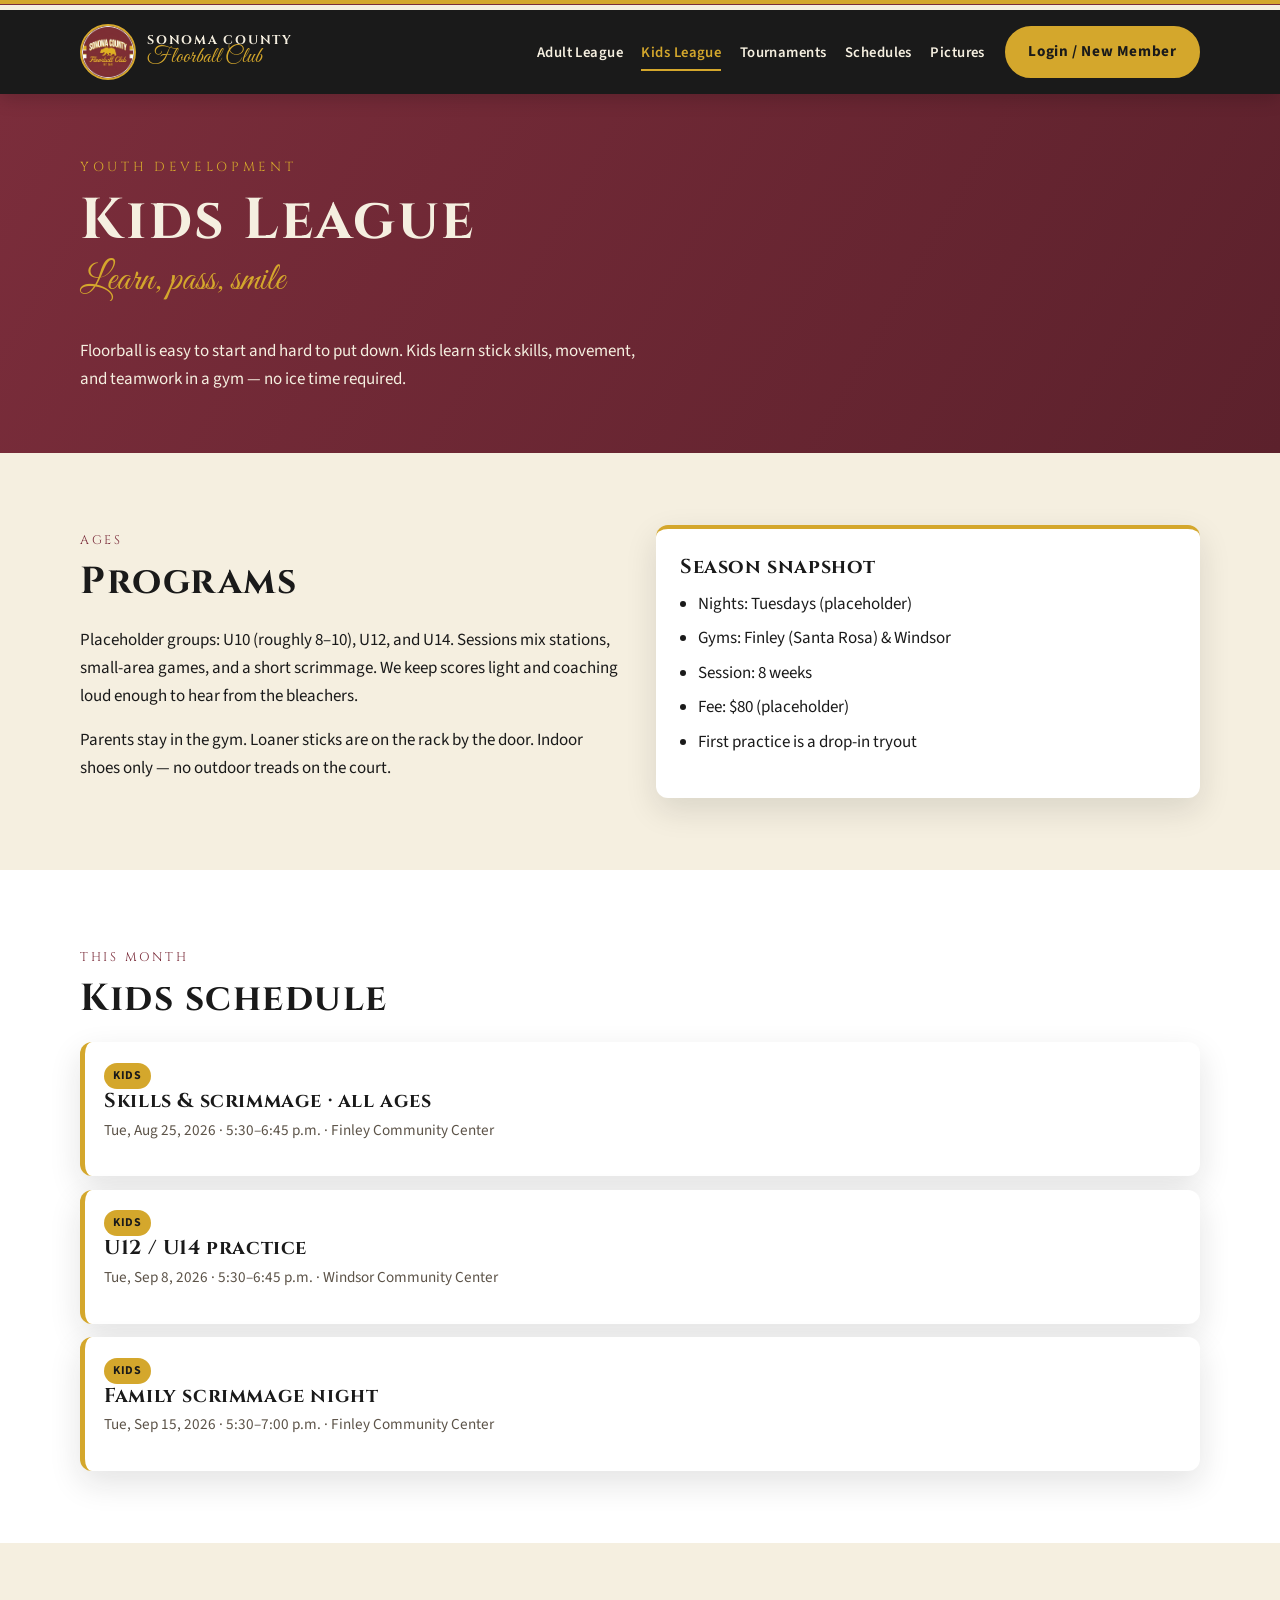
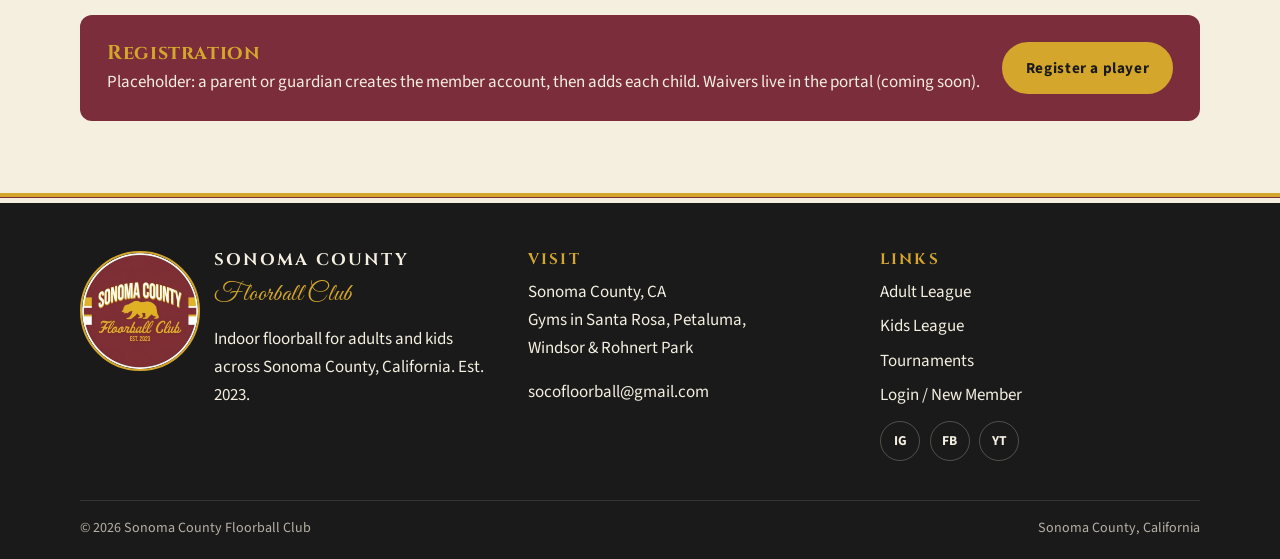
<file: kids-league.html>
<!DOCTYPE html>
<html lang="en">
<head>
  <meta charset="UTF-8">
  <meta name="viewport" content="width=device-width, initial-scale=1">
  <title>Kids League | Sonoma County Floorball Club</title>
  <meta name="description" content="Youth floorball in Sonoma County — U10, U12, and U14 practices and games.">
  <link rel="icon" href="images/logo.png" type="image/png">
  <link rel="preconnect" href="https://fonts.googleapis.com">
  <link rel="preconnect" href="https://fonts.gstatic.com" crossorigin>
  <link href="https://fonts.googleapis.com/css2?family=Cinzel:wght@600;700&family=Great+Vibes&family=Source+Sans+3:wght@400;600;700&display=swap" rel="stylesheet">
  <link rel="stylesheet" href="css/style.css">
</head>
<body>
  <a class="skip-link" href="#main">Skip to content</a>
  <header class="site-header">
    <div class="stripe-bar" aria-hidden="true"></div>
    <nav class="nav" aria-label="Primary">
      <a class="nav-brand" href="index.html">
        <img src="images/logo.png" width="56" height="56" alt="Sonoma County Floorball Club circular logo with gold bear">
        <span class="nav-brand-text">
          <span class="nav-brand-top">Sonoma County</span>
          <span class="nav-brand-script">Floorball Club</span>
        </span>
      </a>
      <button class="nav-toggle" type="button" aria-expanded="false" aria-controls="nav-menu" aria-label="Open menu">
        <span class="nav-toggle-bar"></span>
        <span class="nav-toggle-bar"></span>
        <span class="nav-toggle-bar"></span>
      </button>
      <div class="nav-panel" id="nav-menu">
        <ul class="nav-links">
          <li><a href="adult-league.html">Adult League</a></li>
          <li><a class="is-active" href="kids-league.html">Kids League</a></li>
          <li><a href="tournaments.html">Tournaments</a></li>
          <li><a href="schedules.html">Schedules</a></li>
          <li><a href="pictures.html">Pictures</a></li>
        </ul>
        <a class="btn btn-gold nav-cta" href="login.html">Login / New Member</a>
      </div>
    </nav>
  </header>

  <main id="main">
    <section class="page-hero">
      <div class="container">
        <p class="hero-kicker">Youth development</p>
        <h1>Kids League <span class="hero-script">Learn, pass, smile</span></h1>
        <p>Floorball is easy to start and hard to put down. Kids learn stick skills, movement, and teamwork in a gym — no ice time required.</p>
      </div>
    </section>

    <section class="section section--cream">
      <div class="container split">
        <div>
          <p class="section-kicker section-kicker--maroon">Ages</p>
          <h2>Programs</h2>
          <p>Placeholder groups: U10 (roughly 8–10), U12, and U14. Sessions mix stations, small-area games, and a short scrimmage. We keep scores light and coaching loud enough to hear from the bleachers.</p>
          <p>Parents stay in the gym. Loaner sticks are on the rack by the door. Indoor shoes only — no outdoor treads on the court.</p>
        </div>
        <article class="info-card">
          <h3>Season snapshot</h3>
          <ul>
            <li>Nights: Tuesdays (placeholder)</li>
            <li>Gyms: Finley (Santa Rosa) &amp; Windsor</li>
            <li>Session: 8 weeks</li>
            <li>Fee: $80 (placeholder)</li>
            <li>First practice is a drop-in tryout</li>
          </ul>
        </article>
      </div>
    </section>

    <section class="section section--white">
      <div class="container">
        <p class="section-kicker section-kicker--maroon">This month</p>
        <h2>Kids schedule</h2>
        <div class="schedule-cards" style="display: block;">
          <article class="event-card">
            <span class="badge badge-kids">Kids</span>
            <h3>Skills &amp; scrimmage · all ages</h3>
            <p class="event-meta">Tue, Aug 25, 2026 · 5:30–6:45 p.m. · Finley Community Center</p>
          </article>
          <article class="event-card">
            <span class="badge badge-kids">Kids</span>
            <h3>U12 / U14 practice</h3>
            <p class="event-meta">Tue, Sep 8, 2026 · 5:30–6:45 p.m. · Windsor Community Center</p>
          </article>
          <article class="event-card">
            <span class="badge badge-kids">Kids</span>
            <h3>Family scrimmage night</h3>
            <p class="event-meta">Tue, Sep 15, 2026 · 5:30–7:00 p.m. · Finley Community Center</p>
          </article>
        </div>
      </div>
    </section>

    <section class="section section--cream">
      <div class="container">
        <div class="callout">
          <div>
            <h3>Registration</h3>
            <p style="margin:0;">Placeholder: a parent or guardian creates the member account, then adds each child. Waivers live in the portal (coming soon).</p>
          </div>
          <a class="btn btn-gold" href="login.html">Register a player</a>
        </div>
      </div>
    </section>
  </main>

  <footer class="site-footer">
    <div class="stripe-bar" aria-hidden="true"></div>
    <div class="container footer-main">
      <div class="footer-brand">
        <img src="images/logo.png" width="120" height="120" alt="Sonoma County Floorball Club logo">
        <div>
          <h2>Sonoma County</h2>
          <div class="footer-script">Floorball Club</div>
          <p style="margin: 0.6rem 0 0;">Indoor floorball for adults and kids across Sonoma County, California. Est. 2023.</p>
        </div>
      </div>
      <div>
        <h3>Visit</h3>
        <p>Sonoma County, CA<br>Gyms in Santa Rosa, Petaluma,<br>Windsor &amp; Rohnert Park</p>
        <p><a href="mailto:socofloorball@gmail.com">socofloorball@gmail.com</a></p>
      </div>
      <div>
        <h3>Links</h3>
        <ul class="footer-links">
          <li><a href="adult-league.html">Adult League</a></li>
          <li><a href="kids-league.html">Kids League</a></li>
          <li><a href="tournaments.html">Tournaments</a></li>
          <li><a href="login.html">Login / New Member</a></li>
        </ul>
        <div class="social-links" aria-label="Social media">
          <a href="#" aria-label="Instagram">IG</a>
          <a href="#" aria-label="Facebook">FB</a>
          <a href="#" aria-label="YouTube">YT</a>
        </div>
      </div>
    </div>
    <div class="container footer-copy">
      <span>&copy; <span data-year>2026</span> Sonoma County Floorball Club</span>
      <span>Sonoma County, California</span>
    </div>
  </footer>
  <script src="js/main.js"></script>
</body>
</html>
</file>
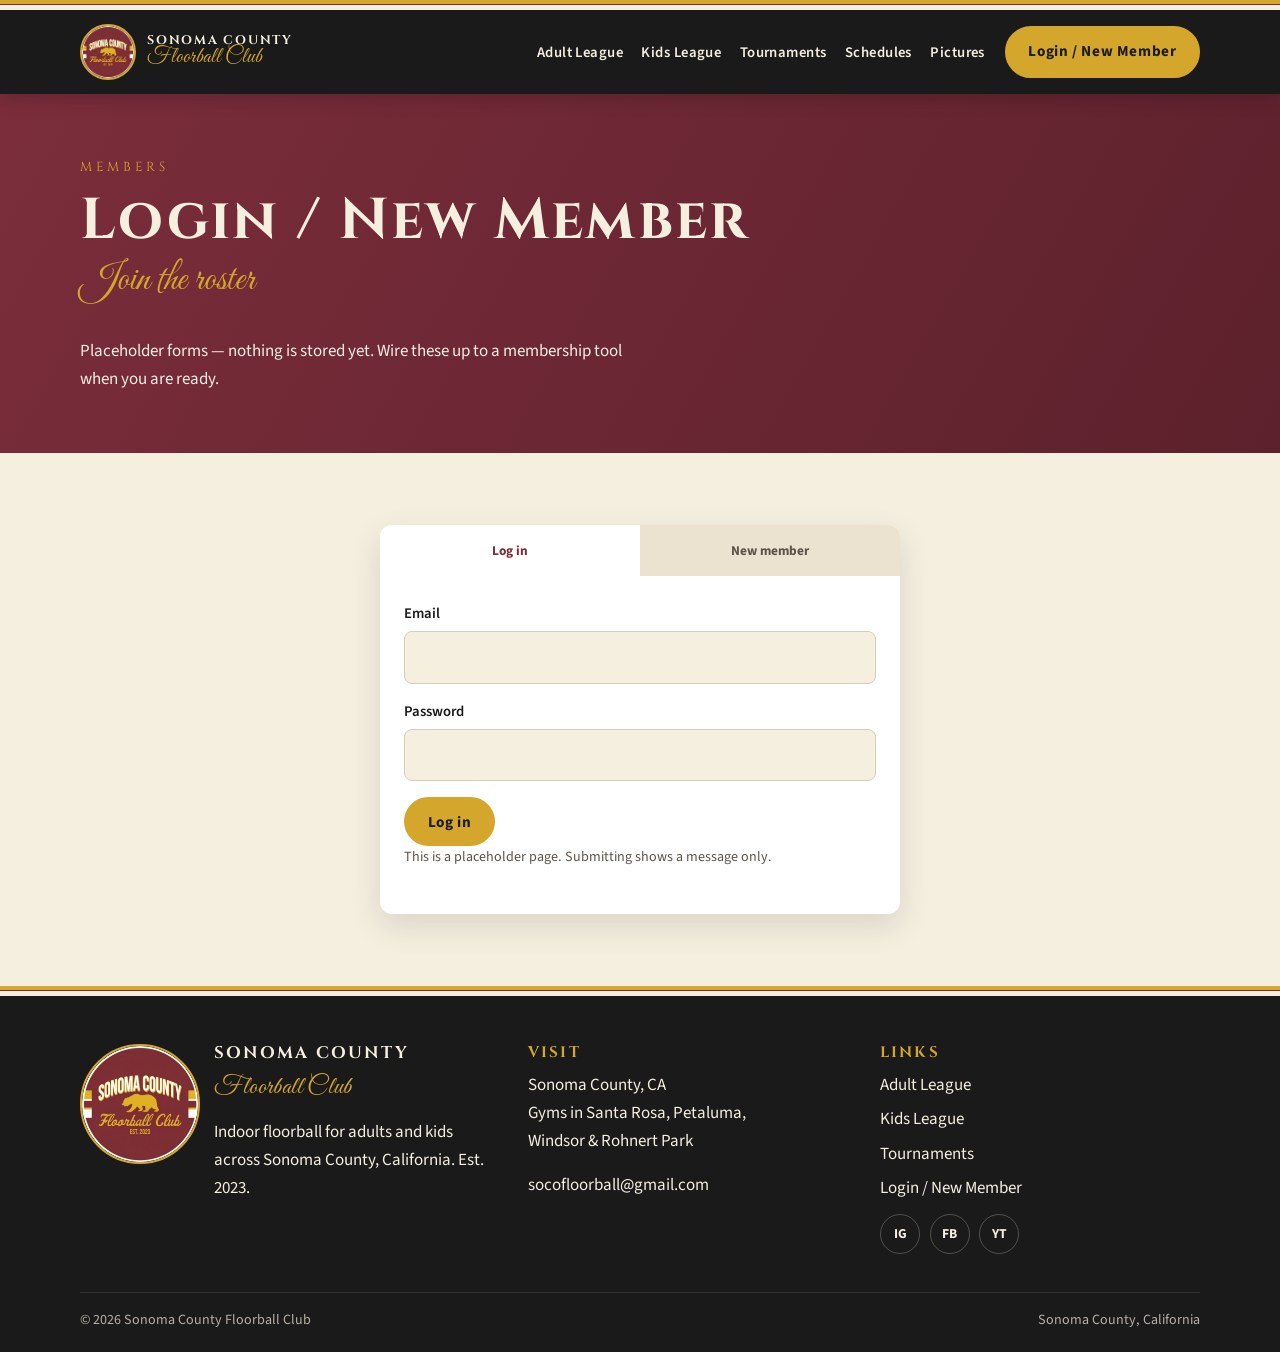
<file: login.html>
<!DOCTYPE html>
<html lang="en">
<head>
  <meta charset="UTF-8">
  <meta name="viewport" content="width=device-width, initial-scale=1">
  <title>Login / New Member | Sonoma County Floorball Club</title>
  <meta name="description" content="Log in or create a Sonoma County Floorball Club membership account.">
  <link rel="icon" href="images/logo.png" type="image/png">
  <link rel="preconnect" href="https://fonts.googleapis.com">
  <link rel="preconnect" href="https://fonts.gstatic.com" crossorigin>
  <link href="https://fonts.googleapis.com/css2?family=Cinzel:wght@600;700&family=Great+Vibes&family=Source+Sans+3:wght@400;600;700&display=swap" rel="stylesheet">
  <link rel="stylesheet" href="css/style.css">
</head>
<body>
  <a class="skip-link" href="#main">Skip to content</a>
  <header class="site-header">
    <div class="stripe-bar" aria-hidden="true"></div>
    <nav class="nav" aria-label="Primary">
      <a class="nav-brand" href="index.html">
        <img src="images/logo.png" width="56" height="56" alt="Sonoma County Floorball Club circular logo with gold bear">
        <span class="nav-brand-text">
          <span class="nav-brand-top">Sonoma County</span>
          <span class="nav-brand-script">Floorball Club</span>
        </span>
      </a>
      <button class="nav-toggle" type="button" aria-expanded="false" aria-controls="nav-menu" aria-label="Open menu">
        <span class="nav-toggle-bar"></span>
        <span class="nav-toggle-bar"></span>
        <span class="nav-toggle-bar"></span>
      </button>
      <div class="nav-panel" id="nav-menu">
        <ul class="nav-links">
          <li><a href="adult-league.html">Adult League</a></li>
          <li><a href="kids-league.html">Kids League</a></li>
          <li><a href="tournaments.html">Tournaments</a></li>
          <li><a href="schedules.html">Schedules</a></li>
          <li><a href="pictures.html">Pictures</a></li>
        </ul>
        <a class="btn btn-gold nav-cta" href="login.html">Login / New Member</a>
      </div>
    </nav>
  </header>

  <main id="main">
    <section class="page-hero">
      <div class="container">
        <p class="hero-kicker">Members</p>
        <h1>Login / New Member <span class="hero-script">Join the roster</span></h1>
        <p>Placeholder forms — nothing is stored yet. Wire these up to a membership tool when you are ready.</p>
      </div>
    </section>

    <section class="section section--cream">
      <div class="container">
        <div class="auth-wrap">
          <div class="auth-tabs" role="tablist">
            <button class="auth-tab is-active" type="button" data-auth-tab="login-form">Log in</button>
            <button class="auth-tab" type="button" data-auth-tab="join-form">New member</button>
          </div>

          <form class="auth-form is-active" id="login-form" action="#" method="post">
            <div class="form-field">
              <label for="login-email">Email</label>
              <input id="login-email" name="email" type="email" autocomplete="email" required>
            </div>
            <div class="form-field">
              <label for="login-password">Password</label>
              <input id="login-password" name="password" type="password" autocomplete="current-password" required>
            </div>
            <button class="btn btn-gold" type="submit">Log in</button>
            <p class="form-note">This is a placeholder page. Submitting shows a message only.</p>
            <div class="form-message" tabindex="-1">Membership portal is not connected yet. Email socofloorball@gmail.com and we will get you on the list.</div>
          </form>

          <form class="auth-form" id="join-form" action="#" method="post">
            <div class="form-field">
              <label for="join-name">Full name</label>
              <input id="join-name" name="name" type="text" autocomplete="name" required>
            </div>
            <div class="form-field">
              <label for="join-email">Email</label>
              <input id="join-email" name="email" type="email" autocomplete="email" required>
            </div>
            <div class="form-field">
              <label for="join-program">Program</label>
              <select id="join-program" name="program" required>
                <option value="">Choose one</option>
                <option>Adult League</option>
                <option>Kids League</option>
                <option>Tournament team</option>
                <option>Not sure yet</option>
              </select>
            </div>
            <div class="form-field">
              <label for="join-notes">Notes</label>
              <textarea id="join-notes" name="notes" rows="3" placeholder="Jersey size, kids’ ages, questions…"></textarea>
            </div>
            <button class="btn btn-gold" type="submit">Create account</button>
            <p class="form-note">Placeholder only — we will not create a real account from this form yet.</p>
            <div class="form-message" tabindex="-1">Thanks — this demo form does not save data. Email socofloorball@gmail.com to join for real.</div>
          </form>
        </div>
      </div>
    </section>
  </main>

  <footer class="site-footer">
    <div class="stripe-bar" aria-hidden="true"></div>
    <div class="container footer-main">
      <div class="footer-brand">
        <img src="images/logo.png" width="120" height="120" alt="Sonoma County Floorball Club logo">
        <div>
          <h2>Sonoma County</h2>
          <div class="footer-script">Floorball Club</div>
          <p style="margin: 0.6rem 0 0;">Indoor floorball for adults and kids across Sonoma County, California. Est. 2023.</p>
        </div>
      </div>
      <div>
        <h3>Visit</h3>
        <p>Sonoma County, CA<br>Gyms in Santa Rosa, Petaluma,<br>Windsor &amp; Rohnert Park</p>
        <p><a href="mailto:socofloorball@gmail.com">socofloorball@gmail.com</a></p>
      </div>
      <div>
        <h3>Links</h3>
        <ul class="footer-links">
          <li><a href="adult-league.html">Adult League</a></li>
          <li><a href="kids-league.html">Kids League</a></li>
          <li><a href="tournaments.html">Tournaments</a></li>
          <li><a href="login.html">Login / New Member</a></li>
        </ul>
        <div class="social-links" aria-label="Social media">
          <a href="#" aria-label="Instagram">IG</a>
          <a href="#" aria-label="Facebook">FB</a>
          <a href="#" aria-label="YouTube">YT</a>
        </div>
      </div>
    </div>
    <div class="container footer-copy">
      <span>&copy; <span data-year>2026</span> Sonoma County Floorball Club</span>
      <span>Sonoma County, California</span>
    </div>
  </footer>
  <script src="js/main.js"></script>
</body>
</html>
</file>
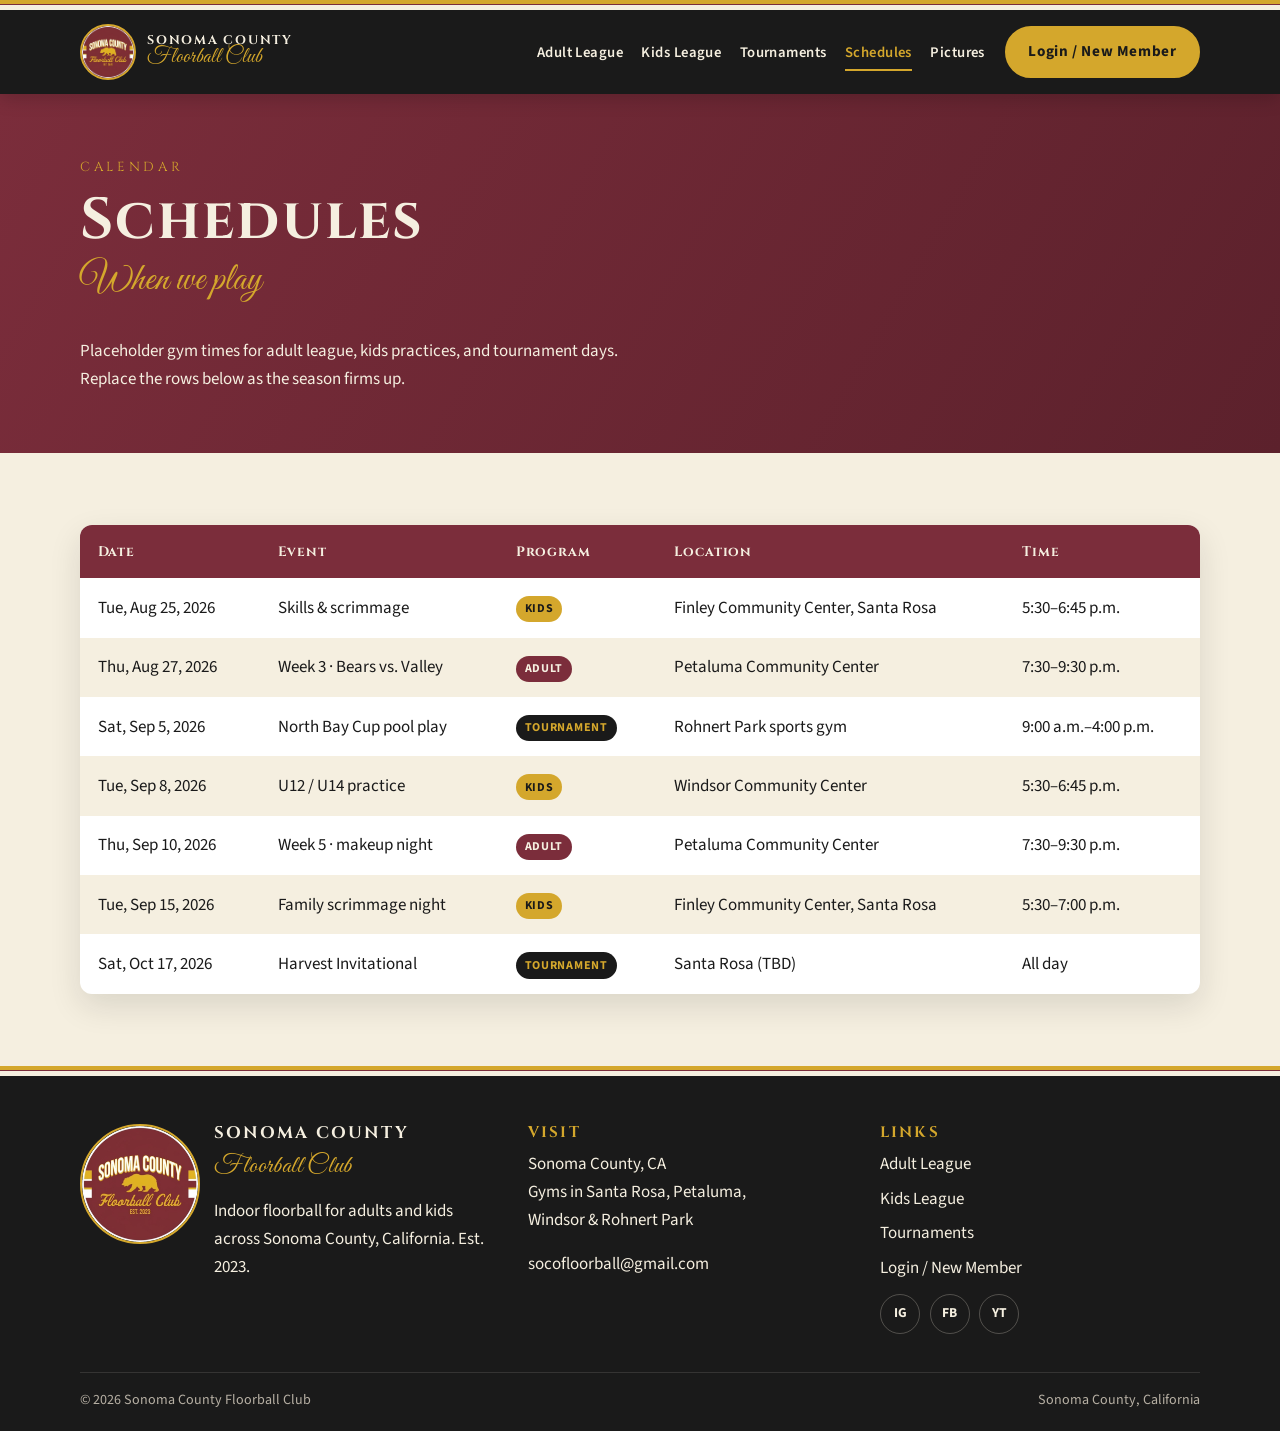
<file: schedules.html>
<!DOCTYPE html>
<html lang="en">
<head>
  <meta charset="UTF-8">
  <meta name="viewport" content="width=device-width, initial-scale=1">
  <title>Schedules | Sonoma County Floorball Club</title>
  <meta name="description" content="Upcoming floorball practices, league games, and tournaments in Sonoma County.">
  <link rel="icon" href="images/logo.png" type="image/png">
  <link rel="preconnect" href="https://fonts.googleapis.com">
  <link rel="preconnect" href="https://fonts.gstatic.com" crossorigin>
  <link href="https://fonts.googleapis.com/css2?family=Cinzel:wght@600;700&family=Great+Vibes&family=Source+Sans+3:wght@400;600;700&display=swap" rel="stylesheet">
  <link rel="stylesheet" href="css/style.css">
</head>
<body>
  <a class="skip-link" href="#main">Skip to content</a>
  <header class="site-header">
    <div class="stripe-bar" aria-hidden="true"></div>
    <nav class="nav" aria-label="Primary">
      <a class="nav-brand" href="index.html">
        <img src="images/logo.png" width="56" height="56" alt="Sonoma County Floorball Club circular logo with gold bear">
        <span class="nav-brand-text">
          <span class="nav-brand-top">Sonoma County</span>
          <span class="nav-brand-script">Floorball Club</span>
        </span>
      </a>
      <button class="nav-toggle" type="button" aria-expanded="false" aria-controls="nav-menu" aria-label="Open menu">
        <span class="nav-toggle-bar"></span>
        <span class="nav-toggle-bar"></span>
        <span class="nav-toggle-bar"></span>
      </button>
      <div class="nav-panel" id="nav-menu">
        <ul class="nav-links">
          <li><a href="adult-league.html">Adult League</a></li>
          <li><a href="kids-league.html">Kids League</a></li>
          <li><a href="tournaments.html">Tournaments</a></li>
          <li><a class="is-active" href="schedules.html">Schedules</a></li>
          <li><a href="pictures.html">Pictures</a></li>
        </ul>
        <a class="btn btn-gold nav-cta" href="login.html">Login / New Member</a>
      </div>
    </nav>
  </header>

  <main id="main">
    <section class="page-hero">
      <div class="container">
        <p class="hero-kicker">Calendar</p>
        <h1>Schedules <span class="hero-script">When we play</span></h1>
        <p>Placeholder gym times for adult league, kids practices, and tournament days. Replace the rows below as the season firms up.</p>
      </div>
    </section>

    <section class="section section--cream">
      <div class="container">
        <!-- PLACEHOLDER SCHEDULE DATA: edit this table and the mobile cards together -->
        <div class="table-wrap">
          <table class="schedule-table">
            <thead>
              <tr>
                <th>Date</th>
                <th>Event</th>
                <th>Program</th>
                <th>Location</th>
                <th>Time</th>
              </tr>
            </thead>
            <tbody>
              <tr>
                <td>Tue, Aug 25, 2026</td>
                <td>Skills &amp; scrimmage</td>
                <td><span class="badge badge-kids">Kids</span></td>
                <td>Finley Community Center, Santa Rosa</td>
                <td>5:30–6:45 p.m.</td>
              </tr>
              <tr>
                <td>Thu, Aug 27, 2026</td>
                <td>Week 3 · Bears vs. Valley</td>
                <td><span class="badge badge-adult">Adult</span></td>
                <td>Petaluma Community Center</td>
                <td>7:30–9:30 p.m.</td>
              </tr>
              <tr>
                <td>Sat, Sep 5, 2026</td>
                <td>North Bay Cup pool play</td>
                <td><span class="badge badge-tourney">Tournament</span></td>
                <td>Rohnert Park sports gym</td>
                <td>9:00 a.m.–4:00 p.m.</td>
              </tr>
              <tr>
                <td>Tue, Sep 8, 2026</td>
                <td>U12 / U14 practice</td>
                <td><span class="badge badge-kids">Kids</span></td>
                <td>Windsor Community Center</td>
                <td>5:30–6:45 p.m.</td>
              </tr>
              <tr>
                <td>Thu, Sep 10, 2026</td>
                <td>Week 5 · makeup night</td>
                <td><span class="badge badge-adult">Adult</span></td>
                <td>Petaluma Community Center</td>
                <td>7:30–9:30 p.m.</td>
              </tr>
              <tr>
                <td>Tue, Sep 15, 2026</td>
                <td>Family scrimmage night</td>
                <td><span class="badge badge-kids">Kids</span></td>
                <td>Finley Community Center, Santa Rosa</td>
                <td>5:30–7:00 p.m.</td>
              </tr>
              <tr>
                <td>Sat, Oct 17, 2026</td>
                <td>Harvest Invitational</td>
                <td><span class="badge badge-tourney">Tournament</span></td>
                <td>Santa Rosa (TBD)</td>
                <td>All day</td>
              </tr>
            </tbody>
          </table>
        </div>
        <div class="schedule-cards">
          <article class="event-card">
            <span class="badge badge-kids">Kids</span>
            <h3>Skills &amp; scrimmage</h3>
            <p class="event-meta">Tue, Aug 25, 2026 · 5:30–6:45 p.m.<br>Finley Community Center, Santa Rosa</p>
          </article>
          <article class="event-card">
            <span class="badge badge-adult">Adult</span>
            <h3>Week 3 · Bears vs. Valley</h3>
            <p class="event-meta">Thu, Aug 27, 2026 · 7:30–9:30 p.m.<br>Petaluma Community Center</p>
          </article>
          <article class="event-card">
            <span class="badge badge-tourney">Tournament</span>
            <h3>North Bay Cup pool play</h3>
            <p class="event-meta">Sat, Sep 5, 2026 · 9:00 a.m.–4:00 p.m.<br>Rohnert Park sports gym</p>
          </article>
          <article class="event-card">
            <span class="badge badge-kids">Kids</span>
            <h3>U12 / U14 practice</h3>
            <p class="event-meta">Tue, Sep 8, 2026 · 5:30–6:45 p.m.<br>Windsor Community Center</p>
          </article>
          <article class="event-card">
            <span class="badge badge-adult">Adult</span>
            <h3>Week 5 · makeup night</h3>
            <p class="event-meta">Thu, Sep 10, 2026 · 7:30–9:30 p.m.<br>Petaluma Community Center</p>
          </article>
          <article class="event-card">
            <span class="badge badge-kids">Kids</span>
            <h3>Family scrimmage night</h3>
            <p class="event-meta">Tue, Sep 15, 2026 · 5:30–7:00 p.m.<br>Finley Community Center, Santa Rosa</p>
          </article>
          <article class="event-card">
            <span class="badge badge-tourney">Tournament</span>
            <h3>Harvest Invitational</h3>
            <p class="event-meta">Sat, Oct 17, 2026 · all day<br>Santa Rosa (TBD)</p>
          </article>
        </div>
      </div>
    </section>
  </main>

  <footer class="site-footer">
    <div class="stripe-bar" aria-hidden="true"></div>
    <div class="container footer-main">
      <div class="footer-brand">
        <img src="images/logo.png" width="120" height="120" alt="Sonoma County Floorball Club logo">
        <div>
          <h2>Sonoma County</h2>
          <div class="footer-script">Floorball Club</div>
          <p style="margin: 0.6rem 0 0;">Indoor floorball for adults and kids across Sonoma County, California. Est. 2023.</p>
        </div>
      </div>
      <div>
        <h3>Visit</h3>
        <p>Sonoma County, CA<br>Gyms in Santa Rosa, Petaluma,<br>Windsor &amp; Rohnert Park</p>
        <p><a href="mailto:socofloorball@gmail.com">socofloorball@gmail.com</a></p>
      </div>
      <div>
        <h3>Links</h3>
        <ul class="footer-links">
          <li><a href="adult-league.html">Adult League</a></li>
          <li><a href="kids-league.html">Kids League</a></li>
          <li><a href="tournaments.html">Tournaments</a></li>
          <li><a href="login.html">Login / New Member</a></li>
        </ul>
        <div class="social-links" aria-label="Social media">
          <a href="#" aria-label="Instagram">IG</a>
          <a href="#" aria-label="Facebook">FB</a>
          <a href="#" aria-label="YouTube">YT</a>
        </div>
      </div>
    </div>
    <div class="container footer-copy">
      <span>&copy; <span data-year>2026</span> Sonoma County Floorball Club</span>
      <span>Sonoma County, California</span>
    </div>
  </footer>
  <script src="js/main.js"></script>
</body>
</html>
</file>
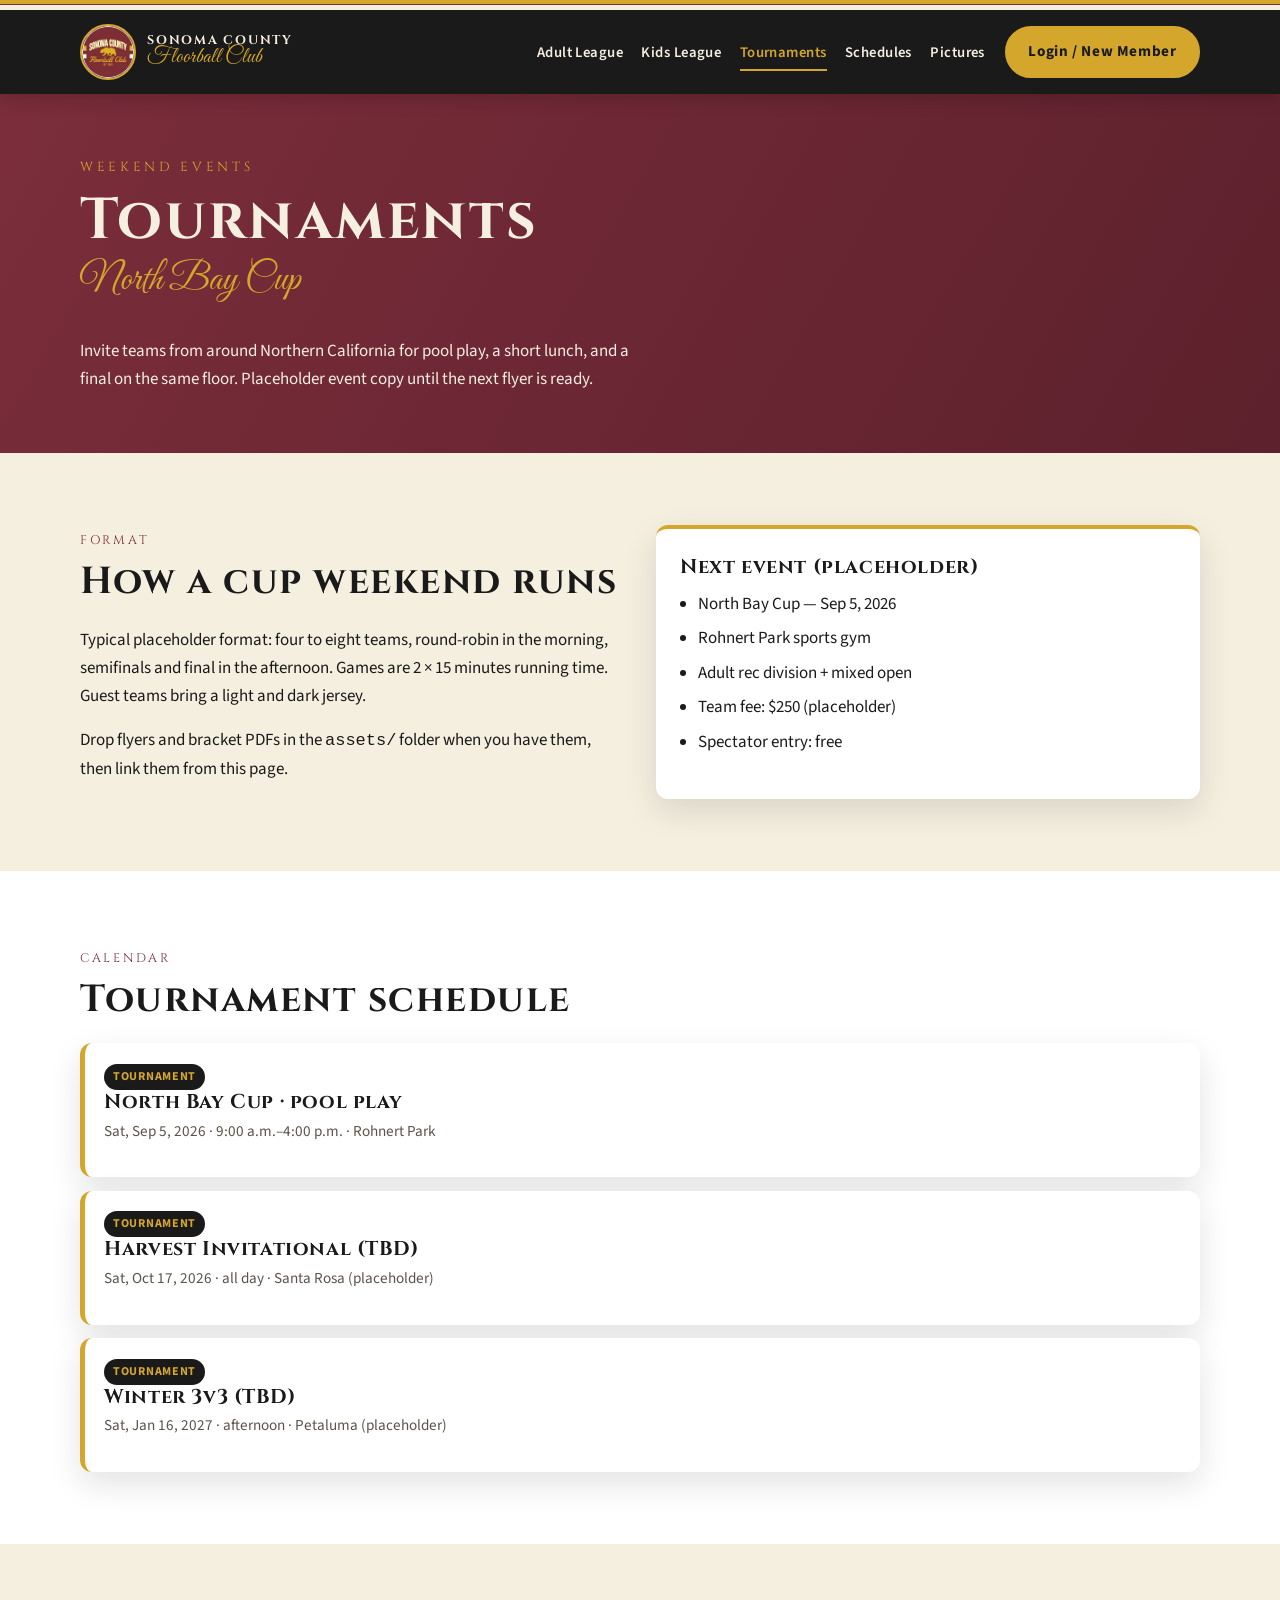
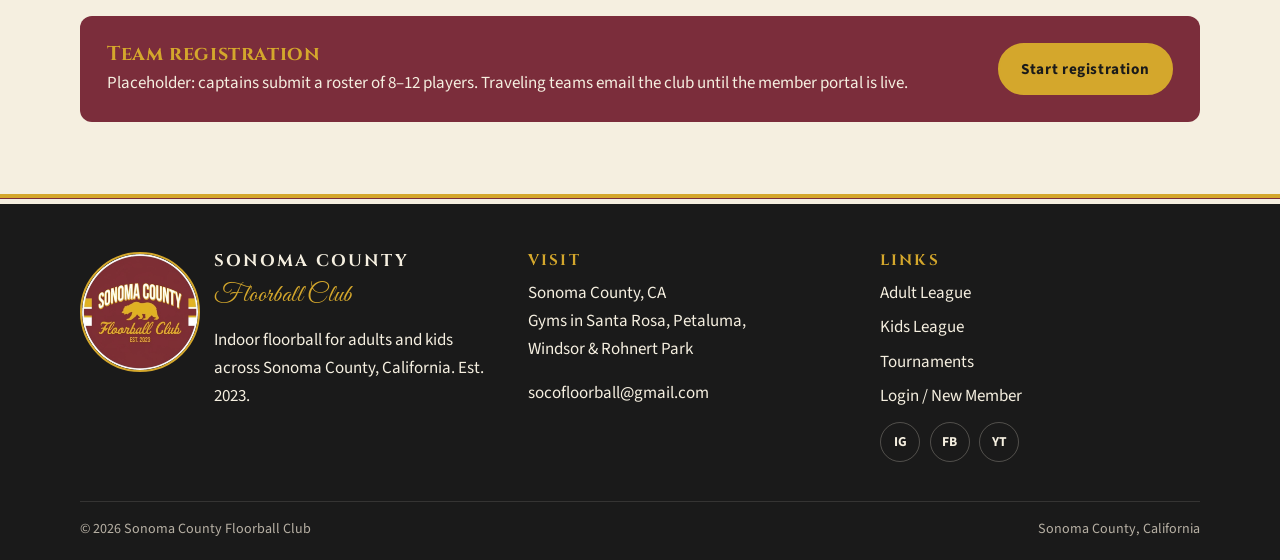
<file: tournaments.html>
<!DOCTYPE html>
<html lang="en">
<head>
  <meta charset="UTF-8">
  <meta name="viewport" content="width=device-width, initial-scale=1">
  <title>Tournaments | Sonoma County Floorball Club</title>
  <meta name="description" content="Floorball tournaments hosted by Sonoma County Floorball Club — North Bay Cup and invitational weekends.">
  <link rel="icon" href="images/logo.png" type="image/png">
  <link rel="preconnect" href="https://fonts.googleapis.com">
  <link rel="preconnect" href="https://fonts.gstatic.com" crossorigin>
  <link href="https://fonts.googleapis.com/css2?family=Cinzel:wght@600;700&family=Great+Vibes&family=Source+Sans+3:wght@400;600;700&display=swap" rel="stylesheet">
  <link rel="stylesheet" href="css/style.css">
</head>
<body>
  <a class="skip-link" href="#main">Skip to content</a>
  <header class="site-header">
    <div class="stripe-bar" aria-hidden="true"></div>
    <nav class="nav" aria-label="Primary">
      <a class="nav-brand" href="index.html">
        <img src="images/logo.png" width="56" height="56" alt="Sonoma County Floorball Club circular logo with gold bear">
        <span class="nav-brand-text">
          <span class="nav-brand-top">Sonoma County</span>
          <span class="nav-brand-script">Floorball Club</span>
        </span>
      </a>
      <button class="nav-toggle" type="button" aria-expanded="false" aria-controls="nav-menu" aria-label="Open menu">
        <span class="nav-toggle-bar"></span>
        <span class="nav-toggle-bar"></span>
        <span class="nav-toggle-bar"></span>
      </button>
      <div class="nav-panel" id="nav-menu">
        <ul class="nav-links">
          <li><a href="adult-league.html">Adult League</a></li>
          <li><a href="kids-league.html">Kids League</a></li>
          <li><a class="is-active" href="tournaments.html">Tournaments</a></li>
          <li><a href="schedules.html">Schedules</a></li>
          <li><a href="pictures.html">Pictures</a></li>
        </ul>
        <a class="btn btn-gold nav-cta" href="login.html">Login / New Member</a>
      </div>
    </nav>
  </header>

  <main id="main">
    <section class="page-hero">
      <div class="container">
        <p class="hero-kicker">Weekend events</p>
        <h1>Tournaments <span class="hero-script">North Bay Cup</span></h1>
        <p>Invite teams from around Northern California for pool play, a short lunch, and a final on the same floor. Placeholder event copy until the next flyer is ready.</p>
      </div>
    </section>

    <section class="section section--cream">
      <div class="container split">
        <div>
          <p class="section-kicker section-kicker--maroon">Format</p>
          <h2>How a cup weekend runs</h2>
          <p>Typical placeholder format: four to eight teams, round-robin in the morning, semifinals and final in the afternoon. Games are 2 × 15 minutes running time. Guest teams bring a light and dark jersey.</p>
          <p>Drop flyers and bracket PDFs in the <code>assets/</code> folder when you have them, then link them from this page.</p>
        </div>
        <article class="info-card">
          <h3>Next event (placeholder)</h3>
          <ul>
            <li>North Bay Cup — Sep 5, 2026</li>
            <li>Rohnert Park sports gym</li>
            <li>Adult rec division + mixed open</li>
            <li>Team fee: $250 (placeholder)</li>
            <li>Spectator entry: free</li>
          </ul>
        </article>
      </div>
    </section>

    <section class="section section--white">
      <div class="container">
        <p class="section-kicker section-kicker--maroon">Calendar</p>
        <h2>Tournament schedule</h2>
        <div class="schedule-cards" style="display: block;">
          <article class="event-card">
            <span class="badge badge-tourney">Tournament</span>
            <h3>North Bay Cup · pool play</h3>
            <p class="event-meta">Sat, Sep 5, 2026 · 9:00 a.m.–4:00 p.m. · Rohnert Park</p>
          </article>
          <article class="event-card">
            <span class="badge badge-tourney">Tournament</span>
            <h3>Harvest Invitational (TBD)</h3>
            <p class="event-meta">Sat, Oct 17, 2026 · all day · Santa Rosa (placeholder)</p>
          </article>
          <article class="event-card">
            <span class="badge badge-tourney">Tournament</span>
            <h3>Winter 3v3 (TBD)</h3>
            <p class="event-meta">Sat, Jan 16, 2027 · afternoon · Petaluma (placeholder)</p>
          </article>
        </div>
      </div>
    </section>

    <section class="section section--cream">
      <div class="container">
        <div class="callout">
          <div>
            <h3>Team registration</h3>
            <p style="margin:0;">Placeholder: captains submit a roster of 8–12 players. Traveling teams email the club until the member portal is live.</p>
          </div>
          <a class="btn btn-gold" href="login.html">Start registration</a>
        </div>
      </div>
    </section>
  </main>

  <footer class="site-footer">
    <div class="stripe-bar" aria-hidden="true"></div>
    <div class="container footer-main">
      <div class="footer-brand">
        <img src="images/logo.png" width="120" height="120" alt="Sonoma County Floorball Club logo">
        <div>
          <h2>Sonoma County</h2>
          <div class="footer-script">Floorball Club</div>
          <p style="margin: 0.6rem 0 0;">Indoor floorball for adults and kids across Sonoma County, California. Est. 2023.</p>
        </div>
      </div>
      <div>
        <h3>Visit</h3>
        <p>Sonoma County, CA<br>Gyms in Santa Rosa, Petaluma,<br>Windsor &amp; Rohnert Park</p>
        <p><a href="mailto:socofloorball@gmail.com">socofloorball@gmail.com</a></p>
      </div>
      <div>
        <h3>Links</h3>
        <ul class="footer-links">
          <li><a href="adult-league.html">Adult League</a></li>
          <li><a href="kids-league.html">Kids League</a></li>
          <li><a href="tournaments.html">Tournaments</a></li>
          <li><a href="login.html">Login / New Member</a></li>
        </ul>
        <div class="social-links" aria-label="Social media">
          <a href="#" aria-label="Instagram">IG</a>
          <a href="#" aria-label="Facebook">FB</a>
          <a href="#" aria-label="YouTube">YT</a>
        </div>
      </div>
    </div>
    <div class="container footer-copy">
      <span>&copy; <span data-year>2026</span> Sonoma County Floorball Club</span>
      <span>Sonoma County, California</span>
    </div>
  </footer>
  <script src="js/main.js"></script>
</body>
</html>
</file>
<file: css/style.css>
/* ============================================================
   Sonoma County Floorball Club — site styles
   Palette from the circular club logo (bear emblem, est. 2023)
   ============================================================ */

:root {
  --maroon: #7b2d3b;
  --maroon-dark: #5c212c;
  --maroon-deep: #3d1820;
  --gold: #d4a72c;
  --gold-hover: #e8bc45;
  --gold-pressed: #b89020;
  --cream: #f5efe0;
  --cream-dark: #ebe3d0;
  --dark: #1a1a1a;
  --muted: #5c5348;
  --white: #ffffff;
  --header-h: 5.25rem;
  --radius: 12px;
  --shadow: 0 12px 32px rgba(26, 26, 26, 0.12);
  --max: 1120px;
  --font-display: "Cinzel", "Times New Roman", serif;
  --font-script: "Great Vibes", "Segoe Script", cursive;
  --font-body: "Source Sans 3", "Segoe UI", sans-serif;
}

*,
*::before,
*::after {
  box-sizing: border-box;
}

html {
  scroll-behavior: smooth;
}

body {
  margin: 0;
  font-family: var(--font-body);
  font-size: 1.0625rem;
  line-height: 1.65;
  color: var(--dark);
  background: var(--cream);
}

img {
  max-width: 100%;
  display: block;
}

a {
  color: var(--maroon);
}

a:hover {
  color: var(--gold-pressed);
}

h1,
h2,
h3,
h4 {
  font-family: var(--font-display);
  font-weight: 700;
  line-height: 1.15;
  letter-spacing: 0.04em;
  margin: 0 0 0.6em;
}

h1 {
  font-size: clamp(2.1rem, 5vw, 3.6rem);
}

h2 {
  font-size: clamp(1.7rem, 3.2vw, 2.35rem);
}

h3 {
  font-size: 1.25rem;
  letter-spacing: 0.03em;
}

p {
  margin: 0 0 1rem;
}

.skip-link {
  position: absolute;
  left: 1rem;
  top: -4rem;
  background: var(--gold);
  color: var(--dark);
  padding: 0.5rem 0.9rem;
  font-weight: 700;
  z-index: 200;
  border-radius: 6px;
}

.skip-link:focus {
  top: 0.75rem;
}

.container {
  width: min(100% - 2rem, var(--max));
  margin-inline: auto;
}

.section {
  padding: 4.5rem 0;
}

.section--cream {
  background: var(--cream);
}

.section--white {
  background: var(--white);
}

.section--maroon {
  background: var(--maroon);
  color: var(--cream);
}

.section-kicker {
  display: inline-block;
  font-family: var(--font-display);
  font-size: 0.78rem;
  letter-spacing: 0.22em;
  text-transform: uppercase;
  color: var(--gold);
  margin-bottom: 0.5rem;
}

.section-kicker--maroon {
  color: var(--maroon);
}

.section-lead {
  font-size: 1.15rem;
  color: var(--muted);
  max-width: 40rem;
}

.section-head {
  margin-bottom: 2.25rem;
}

.section-head--center {
  text-align: center;
}

.section-head--center .section-lead {
  margin-inline: auto;
}

/* Athletic jersey stripe (gold over cream, like the logo flanks) */
.stripe-bar {
  height: 10px;
  background: linear-gradient(
    to bottom,
    var(--gold) 0 42%,
    var(--maroon) 42% 52%,
    var(--cream) 52% 100%
  );
}

.btn {
  display: inline-flex;
  align-items: center;
  justify-content: center;
  gap: 0.4rem;
  font-family: var(--font-body);
  font-weight: 700;
  font-size: 0.95rem;
  letter-spacing: 0.04em;
  text-decoration: none;
  border: 2px solid transparent;
  border-radius: 999px;
  padding: 0.72rem 1.35rem;
  cursor: pointer;
  transition: background 0.2s, color 0.2s, border-color 0.2s, transform 0.15s;
}

.btn:active {
  transform: translateY(1px);
}

.btn-gold {
  background: var(--gold);
  color: var(--dark);
  border-color: var(--gold);
}

.btn-gold:hover {
  background: var(--gold-hover);
  color: var(--dark);
  border-color: var(--gold-hover);
}

.btn-outline {
  background: transparent;
  color: var(--cream);
  border-color: var(--cream);
}

.btn-outline:hover {
  background: var(--cream);
  color: var(--maroon);
}

.btn-maroon {
  background: var(--maroon);
  color: var(--cream);
  border-color: var(--maroon);
}

.btn-maroon:hover {
  background: var(--maroon-dark);
  color: var(--white);
}

.btn-row {
  display: flex;
  flex-wrap: wrap;
  gap: 0.75rem;
}

/* ---------- Header / navbar ---------- */
.site-header {
  position: sticky;
  top: 0;
  z-index: 100;
  background: var(--dark);
  color: var(--cream);
  box-shadow: 0 4px 18px rgba(0, 0, 0, 0.18);
}

.nav {
  width: min(100% - 1.5rem, var(--max));
  margin-inline: auto;
  min-height: var(--header-h);
  display: flex;
  align-items: center;
  justify-content: space-between;
  gap: 1rem;
}

.nav-brand {
  display: flex;
  align-items: center;
  gap: 0.7rem;
  text-decoration: none;
  color: var(--cream);
  flex-shrink: 0;
}

.nav-brand:hover {
  color: var(--gold);
}

.nav-brand img {
  width: 56px;
  height: 56px;
  border-radius: 50%;
  border: 2px solid var(--gold);
  background: var(--maroon-dark);
}

.nav-brand-text {
  display: flex;
  flex-direction: column;
  line-height: 1.05;
}

.nav-brand-top {
  font-family: var(--font-display);
  font-weight: 700;
  font-size: 0.78rem;
  letter-spacing: 0.14em;
  text-transform: uppercase;
}

.nav-brand-script {
  font-family: var(--font-script);
  font-size: 1.35rem;
  letter-spacing: 0;
  color: var(--gold);
  text-transform: none;
}

.nav-toggle {
  display: none;
  width: 44px;
  height: 44px;
  border: 0;
  background: transparent;
  cursor: pointer;
  padding: 10px;
}

.nav-toggle-bar {
  display: block;
  height: 2px;
  background: var(--cream);
  margin: 6px 0;
  transition: transform 0.2s, opacity 0.2s;
  border-radius: 2px;
}

.nav-panel {
  display: flex;
  align-items: center;
  gap: 1.25rem;
  flex: 1;
  justify-content: flex-end;
}

.nav-links {
  list-style: none;
  margin: 0;
  padding: 0;
  display: flex;
  gap: 0.15rem 1.15rem;
}

.nav-links a {
  color: var(--cream);
  text-decoration: none;
  font-weight: 600;
  font-size: 0.92rem;
  letter-spacing: 0.03em;
  padding: 0.35rem 0;
  border-bottom: 2px solid transparent;
}

.nav-links a:hover,
.nav-links a.is-active {
  color: var(--gold);
  border-bottom-color: var(--gold);
}

.nav-cta {
  flex-shrink: 0;
  white-space: nowrap;
}

body.nav-open {
  overflow: hidden;
}

/* ---------- Hero ---------- */
.hero {
  position: relative;
  background:
    radial-gradient(circle at 80% 20%, rgba(212, 167, 44, 0.18), transparent 40%),
    radial-gradient(circle at 10% 90%, rgba(0, 0, 0, 0.25), transparent 45%),
    var(--maroon);
  color: var(--cream);
  padding: 5.5rem 0 6rem;
  overflow: hidden;
}

.hero::before {
  content: "";
  position: absolute;
  inset: 0;
  background-image: repeating-linear-gradient(
    -18deg,
    transparent,
    transparent 18px,
    rgba(245, 239, 224, 0.04) 18px,
    rgba(245, 239, 224, 0.04) 19px
  );
  pointer-events: none;
}

.hero-inner {
  position: relative;
  display: grid;
  grid-template-columns: 1.15fr 0.85fr;
  gap: 3rem;
  align-items: center;
}

.hero-kicker {
  font-family: var(--font-display);
  letter-spacing: 0.28em;
  text-transform: uppercase;
  font-size: 0.82rem;
  color: var(--gold);
  margin-bottom: 0.6rem;
}

.hero h1 {
  color: var(--white);
  text-shadow: 0 2px 0 rgba(0, 0, 0, 0.25);
}

.hero-script {
  font-family: var(--font-script);
  font-size: clamp(2.2rem, 5vw, 3.4rem);
  color: var(--gold);
  font-weight: 400;
  letter-spacing: 0;
  display: block;
  margin-top: 0.15rem;
  text-transform: none;
}

.hero-tagline {
  font-size: 1.2rem;
  max-width: 34rem;
  color: var(--cream);
  margin: 1.1rem 0 1.6rem;
}

.hero-badge {
  justify-self: center;
}

.hero-badge img {
  width: min(390px, 100%);
  height: auto;
  filter: drop-shadow(0 16px 28px rgba(0, 0, 0, 0.35));
}

/* ---------- About ---------- */
.about-grid {
  display: grid;
  grid-template-columns: 1.1fr 0.9fr;
  gap: 3rem;
  align-items: start;
}

.stat-grid {
  display: grid;
  grid-template-columns: 1fr 1fr;
  gap: 1rem;
}

.stat-card {
  background: var(--white);
  border: 1px solid rgba(123, 45, 59, 0.12);
  border-top: 4px solid var(--gold);
  border-radius: var(--radius);
  padding: 1.25rem 1.2rem;
  box-shadow: var(--shadow);
}

.stat-card strong {
  display: block;
  font-family: var(--font-display);
  font-size: 1.7rem;
  color: var(--maroon);
}

.stat-card span {
  color: var(--muted);
  font-size: 0.95rem;
}

/* ---------- Videos ---------- */
.video-grid {
  display: grid;
  grid-template-columns: repeat(3, 1fr);
  gap: 1.25rem;
}

.video-card {
  background: var(--maroon-deep);
  border-radius: var(--radius);
  overflow: hidden;
  box-shadow: var(--shadow);
}

.video-frame {
  position: relative;
  aspect-ratio: 16 / 9;
  background: #000;
}

.video-frame iframe {
  position: absolute;
  inset: 0;
  width: 100%;
  height: 100%;
  border: 0;
}

.video-card figcaption {
  padding: 0.85rem 1rem 1rem;
  color: var(--cream);
  font-size: 0.95rem;
}

/* ---------- Gallery ---------- */
.gallery-grid {
  display: grid;
  grid-template-columns: repeat(3, 1fr);
  gap: 1rem;
}

.gallery-grid--fill {
  grid-template-columns: repeat(auto-fit, minmax(min(100%, 280px), 1fr));
}

.gallery-item {
  position: relative;
  display: block;
  border-radius: var(--radius);
  overflow: hidden;
  aspect-ratio: 4 / 3;
  background: var(--maroon-dark);
  box-shadow: var(--shadow);
  cursor: zoom-in;
}

.gallery-item img {
  width: 100%;
  height: 100%;
  object-fit: cover;
  transition: transform 0.35s ease;
}

.gallery-item:hover img {
  transform: scale(1.05);
}

.gallery-item::after {
  content: "";
  position: absolute;
  inset: auto 0 0;
  height: 42%;
  background: linear-gradient(transparent, rgba(26, 26, 26, 0.55));
  pointer-events: none;
}

/* ---------- Schedule ---------- */
.table-wrap {
  overflow-x: auto;
  border-radius: var(--radius);
  box-shadow: var(--shadow);
  background: var(--white);
}

.schedule-table {
  width: 100%;
  border-collapse: collapse;
  min-width: 640px;
}

.schedule-table th,
.schedule-table td {
  padding: 0.95rem 1.1rem;
  text-align: left;
}

.schedule-table thead {
  background: var(--maroon);
  color: var(--cream);
  font-family: var(--font-display);
  letter-spacing: 0.06em;
  font-size: 0.85rem;
}

.schedule-table tbody tr:nth-child(even) {
  background: var(--cream);
}

.schedule-table tbody tr:hover {
  background: #f3e4b8;
}

.badge {
  display: inline-block;
  font-size: 0.75rem;
  font-weight: 700;
  letter-spacing: 0.06em;
  text-transform: uppercase;
  padding: 0.2rem 0.55rem;
  border-radius: 999px;
}

.badge-adult {
  background: var(--maroon);
  color: var(--cream);
}

.badge-kids {
  background: var(--gold);
  color: var(--dark);
}

.badge-tourney {
  background: var(--dark);
  color: var(--gold);
}

.schedule-cards {
  display: none;
}

.event-card {
  background: var(--white);
  border-radius: var(--radius);
  padding: 1.1rem 1.2rem;
  box-shadow: var(--shadow);
  border-left: 5px solid var(--gold);
}

.event-card + .event-card {
  margin-top: 0.85rem;
}

.event-card h3 {
  margin-bottom: 0.35rem;
}

.event-meta {
  color: var(--muted);
  font-size: 0.95rem;
}

/* ---------- Inner pages ---------- */
.page-hero {
  background:
    linear-gradient(120deg, var(--maroon) 0%, var(--maroon-dark) 100%);
  color: var(--cream);
  padding: 3.2rem 0 2.8rem;
}

.page-hero .hero-script {
  font-size: 2.4rem;
  margin-top: 0.2rem;
}

.page-hero p {
  max-width: 36rem;
  margin-top: 0.75rem;
}

.split {
  display: grid;
  grid-template-columns: 1fr 1fr;
  gap: 2rem;
}

.info-card {
  background: var(--white);
  border-radius: var(--radius);
  padding: 1.6rem 1.5rem;
  box-shadow: var(--shadow);
  border-top: 4px solid var(--gold);
}

.info-card ul {
  margin: 0;
  padding-left: 1.15rem;
}

.info-card li + li {
  margin-top: 0.4rem;
}

.callout {
  background: var(--maroon);
  color: var(--cream);
  border-radius: var(--radius);
  padding: 1.6rem 1.7rem;
  display: flex;
  justify-content: space-between;
  gap: 1rem;
  align-items: center;
  flex-wrap: wrap;
}

.callout h3 {
  color: var(--gold);
  margin-bottom: 0.25rem;
}

/* ---------- Login ---------- */
.auth-wrap {
  max-width: 520px;
  margin: 0 auto;
  background: var(--white);
  border-radius: var(--radius);
  box-shadow: var(--shadow);
  overflow: hidden;
}

.auth-tabs {
  display: grid;
  grid-template-columns: 1fr 1fr;
}

.auth-tab {
  border: 0;
  background: var(--cream-dark);
  padding: 1rem;
  font-weight: 700;
  font-family: var(--font-body);
  cursor: pointer;
  color: var(--muted);
}

.auth-tab.is-active {
  background: var(--white);
  color: var(--maroon);
}

.auth-form {
  display: none;
  padding: 1.6rem 1.5rem 1.8rem;
}

.auth-form.is-active {
  display: block;
}

.form-field {
  margin-bottom: 1rem;
}

.form-field label {
  display: block;
  font-weight: 600;
  margin-bottom: 0.3rem;
  font-size: 0.92rem;
}

.form-field input,
.form-field select,
.form-field textarea {
  width: 100%;
  padding: 0.7rem 0.8rem;
  border: 1px solid #d5ccbb;
  border-radius: 8px;
  font: inherit;
  background: var(--cream);
}

.form-field input:focus,
.form-field select:focus,
.form-field textarea:focus {
  outline: 2px solid var(--gold);
  border-color: var(--gold);
}

.form-note {
  font-size: 0.88rem;
  color: var(--muted);
}

.form-message {
  display: none;
  margin-top: 1rem;
  padding: 0.85rem 1rem;
  border-radius: 8px;
  background: #eef6e8;
  border: 1px solid #b7d7a8;
  color: #2d4a22;
}

.form-message.is-visible {
  display: block;
}

/* ---------- Footer ---------- */
.site-footer {
  background: var(--dark);
  color: var(--cream);
  padding-top: 0;
}

.footer-main {
  display: grid;
  grid-template-columns: 1.3fr 1fr 1fr;
  gap: 2rem;
  padding: 3rem 0 2.4rem;
}

.footer-brand {
  display: flex;
  gap: 0.9rem;
  align-items: flex-start;
}

.footer-brand img {
  width: calc(72px + 0.5in);
  height: calc(72px + 0.5in);
  border-radius: 50%;
  border: 2px solid var(--gold);
}

.footer-brand h2 {
  font-size: 1.05rem;
  letter-spacing: 0.12em;
  text-transform: uppercase;
  margin-bottom: 0.15rem;
}

.footer-script {
  font-family: var(--font-script);
  font-size: 1.6rem;
  color: var(--gold);
}

.site-footer h3 {
  color: var(--gold);
  font-size: 0.95rem;
  letter-spacing: 0.14em;
  text-transform: uppercase;
}

.site-footer a {
  color: var(--cream);
  text-decoration: none;
}

.site-footer a:hover {
  color: var(--gold);
}

.footer-links {
  list-style: none;
  margin: 0;
  padding: 0;
}

.footer-links li + li {
  margin-top: 0.4rem;
}

.social-links {
  display: flex;
  gap: 0.6rem;
  margin-top: 0.75rem;
}

.social-links a {
  width: 40px;
  height: 40px;
  border: 1px solid rgba(245, 239, 224, 0.25);
  border-radius: 50%;
  display: grid;
  place-items: center;
  font-weight: 700;
  font-size: 0.85rem;
}

.social-links a:hover {
  border-color: var(--gold);
  background: rgba(212, 167, 44, 0.12);
}

.footer-copy {
  border-top: 1px solid rgba(245, 239, 224, 0.12);
  padding: 1rem 0 1.2rem;
  font-size: 0.88rem;
  color: #b7b0a4;
  display: flex;
  justify-content: space-between;
  gap: 1rem;
  flex-wrap: wrap;
}

/* ---------- Lightbox ---------- */
.lightbox {
  position: fixed;
  inset: 0;
  background: rgba(26, 26, 26, 0.88);
  display: none;
  place-items: center;
  z-index: 200;
  padding: 1.5rem;
}

.lightbox.is-open {
  display: grid;
}

.lightbox img {
  max-width: min(960px, 100%);
  max-height: 85vh;
  border-radius: 10px;
}

.lightbox-close {
  position: absolute;
  top: 1rem;
  right: 1rem;
  background: var(--gold);
  border: 0;
  width: 42px;
  height: 42px;
  border-radius: 50%;
  font-size: 1.4rem;
  cursor: pointer;
}

/* ---------- Responsive ---------- */
@media (max-width: 900px) {
  .hero-inner,
  .about-grid,
  .split,
  .footer-main {
    grid-template-columns: 1fr;
  }

  .hero {
    padding: 3.5rem 0 4rem;
    text-align: center;
  }

  .hero-tagline {
    margin-inline: auto;
  }

  .btn-row {
    justify-content: center;
  }

  .hero-badge {
    order: -1;
  }

  .video-grid,
  .gallery-grid {
    grid-template-columns: 1fr 1fr;
  }
}

@media (max-width: 760px) {
  .nav-toggle {
    display: block;
    z-index: 120;
  }

  .nav-toggle[aria-expanded="true"] .nav-toggle-bar:nth-child(1) {
    transform: translateY(8px) rotate(45deg);
  }

  .nav-toggle[aria-expanded="true"] .nav-toggle-bar:nth-child(2) {
    opacity: 0;
  }

  .nav-toggle[aria-expanded="true"] .nav-toggle-bar:nth-child(3) {
    transform: translateY(-8px) rotate(-45deg);
  }

  .nav-panel {
    position: fixed;
    inset: 0;
    z-index: 110;
    background: var(--dark);
    flex-direction: column;
    justify-content: flex-start;
    align-items: stretch;
    padding: 5.5rem 1.5rem 2rem;
    gap: 1.5rem;
    transform: translateX(100%);
    transition: transform 0.25s ease;
  }

  .nav-panel.is-open {
    transform: translateX(0);
  }

  .nav-links {
    flex-direction: column;
    gap: 0;
  }

  .nav-links a {
    display: block;
    padding: 0.85rem 0;
    font-size: 1.15rem;
    border-bottom: 1px solid rgba(245, 239, 224, 0.12);
  }

  .nav-cta {
    width: 100%;
  }

  .table-wrap {
    display: none;
  }

  .schedule-cards {
    display: block;
  }
}

@media (max-width: 560px) {
  .video-grid,
  .gallery-grid,
  .stat-grid {
    grid-template-columns: 1fr;
  }

  .nav-brand-text {
    display: none;
  }
}
</file>
